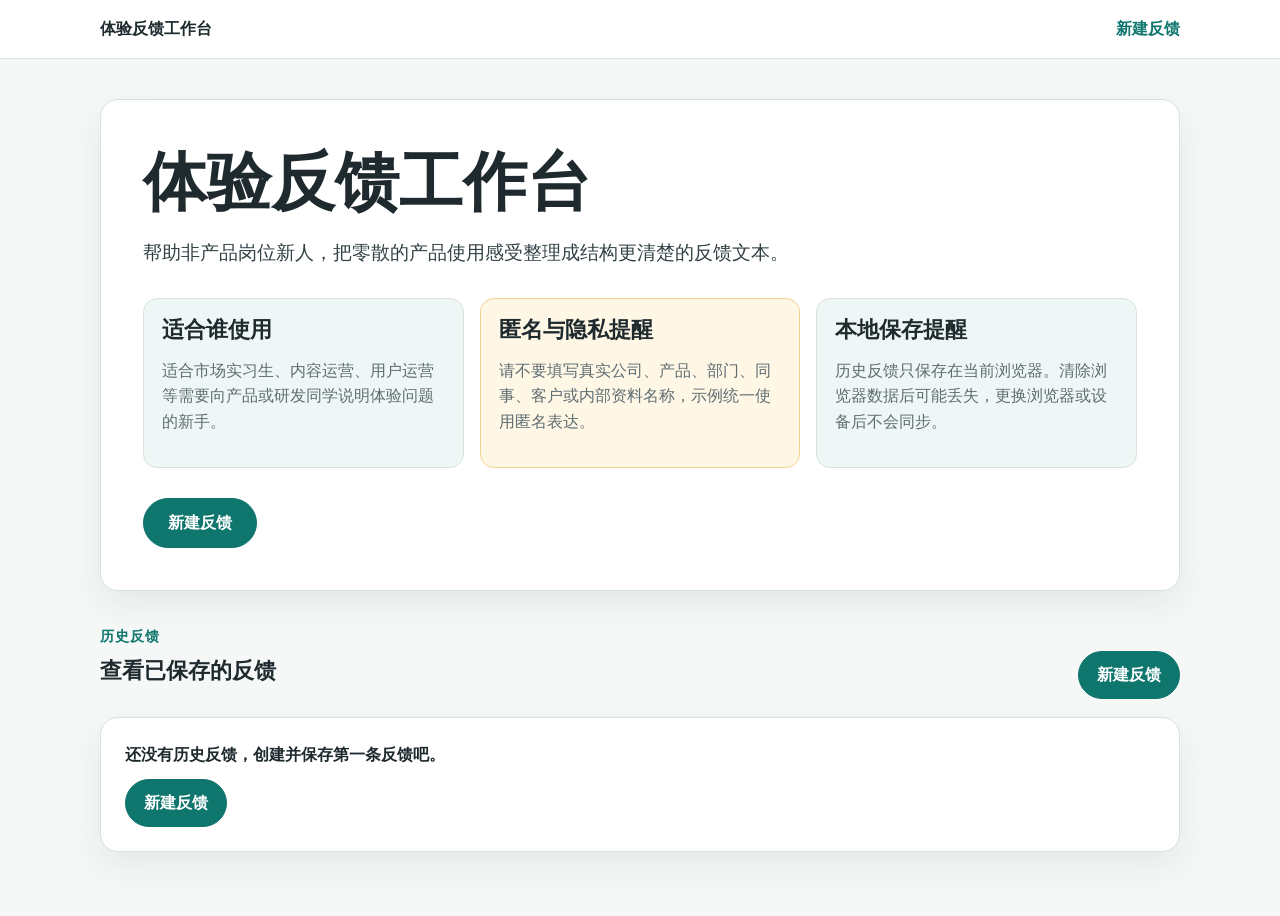
<file: index.html>
<!doctype html>
<html lang="zh-CN">
<head>
  <meta charset="utf-8">
  <meta name="viewport" content="width=device-width, initial-scale=1">
  <title>体验反馈工作台</title>
  <link rel="stylesheet" href="assets/css/styles.css">
  <script src="assets/js/completeness.js" defer></script>
  <script src="assets/js/history-storage.js" defer></script>
  <script src="assets/js/home.js" defer></script>
</head>
<body>
  <header class="site-header">
    <nav class="nav" aria-label="主导航">
      <a class="brand" href="index.html">体验反馈工作台</a>
      <a class="nav-link" href="feedback-form.html?new=1">新建反馈</a>
    </nav>
  </header>

  <main class="page-shell">
    <section class="hero card">
      <h1>体验反馈工作台</h1>
      <p class="lead">帮助非产品岗位新人，把零散的产品使用感受整理成结构更清楚的反馈文本。</p>
      <div class="notice-grid">
        <div class="notice">
          <h2>适合谁使用</h2>
          <p>适合市场实习生、内容运营、用户运营等需要向产品或研发同学说明体验问题的新手。</p>
        </div>
        <div class="notice warning">
          <h2>匿名与隐私提醒</h2>
          <p>请不要填写真实公司、产品、部门、同事、客户或内部资料名称，示例统一使用匿名表达。</p>
        </div>
        <div class="notice">
          <h2>本地保存提醒</h2>
          <p>历史反馈只保存在当前浏览器。清除浏览器数据后可能丢失，更换浏览器或设备后不会同步。</p>
        </div>
      </div>
      <a class="button primary large" href="feedback-form.html?new=1">新建反馈</a>
    </section>

    <section class="section-block" aria-labelledby="history-title">
      <div class="section-heading">
        <div>
          <p class="eyebrow">历史反馈</p>
          <h2 id="history-title">查看已保存的反馈</h2>
        </div>
        <a class="button primary" href="feedback-form.html?new=1">新建反馈</a>
      </div>

      <p class="page-status" data-page-status aria-live="polite" hidden></p>

      <div class="history-empty card" data-history-empty hidden>
        <p>还没有历史反馈，创建并保存第一条反馈吧。</p>
        <a class="button primary" href="feedback-form.html?new=1">新建反馈</a>
      </div>

      <div class="history-list" data-history-list></div>
    </section>
  </main>
</body>
</html>
</file>
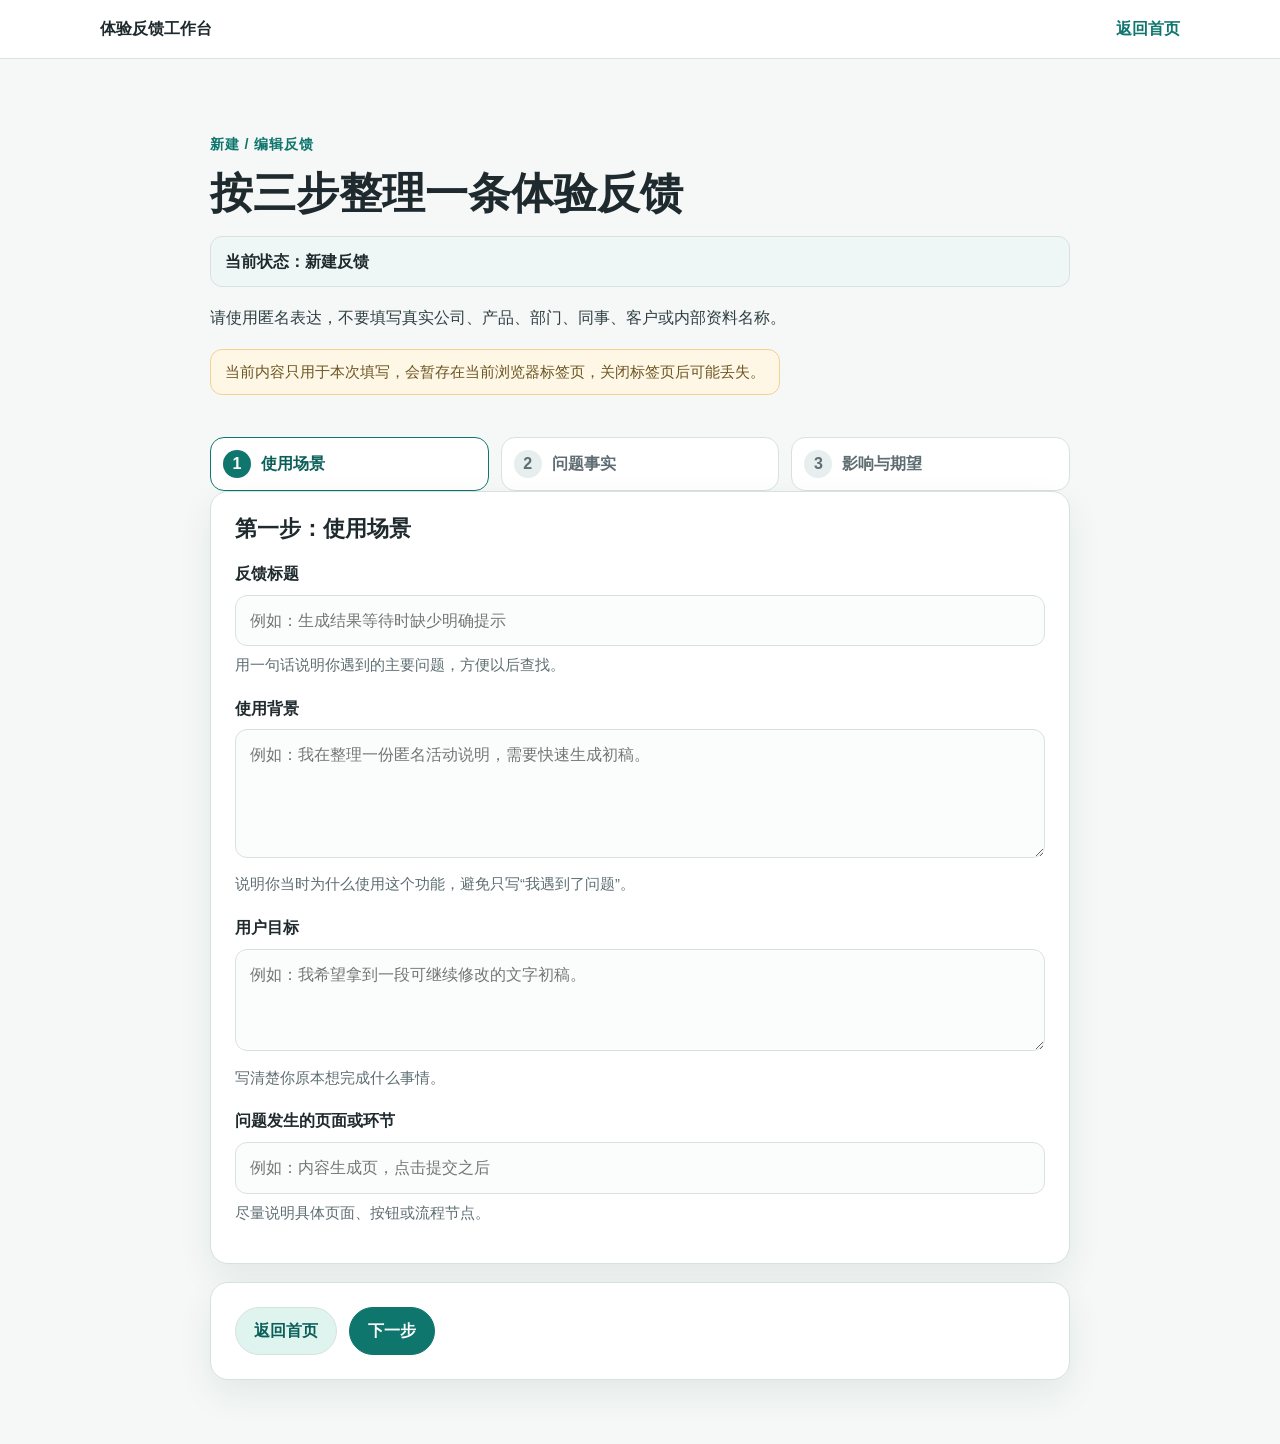
<file: feedback-form.html>
<!doctype html>
<html lang="zh-CN">
<head>
  <meta charset="utf-8">
  <meta name="viewport" content="width=device-width, initial-scale=1">
  <title>新建反馈 - 体验反馈工作台</title>
  <link rel="stylesheet" href="assets/css/styles.css">
  <script src="assets/js/form.js" defer></script>
</head>
<body>
  <header class="site-header">
    <nav class="nav" aria-label="主导航">
      <a class="brand" href="index.html">体验反馈工作台</a>
      <a class="nav-link" href="index.html">返回首页</a>
    </nav>
  </header>

  <main class="page-shell narrow">
    <section class="section-block compact-heading">
      <p class="eyebrow">新建 / 编辑反馈</p>
      <h1>按三步整理一条体验反馈</h1>
      <p class="mode-note" data-form-mode aria-live="polite">新建反馈</p>
      <p class="lead small">请使用匿名表达，不要填写真实公司、产品、部门、同事、客户或内部资料名称。</p>
      <p class="draft-note">当前内容只用于本次填写，会暂存在当前浏览器标签页，关闭标签页后可能丢失。</p>

      <ol class="stepper" aria-label="三步进度提示">
        <li class="active" aria-current="step" data-step-indicator="0"><span>1</span>使用场景</li>
        <li data-step-indicator="1"><span>2</span>问题事实</li>
        <li data-step-indicator="2"><span>3</span>影响与期望</li>
      </ol>
    </section>

    <form class="form-stack" action="preview.html" data-feedback-form>
      <section class="form-section card" aria-labelledby="step-one" data-step-panel="0">
        <h2 id="step-one" tabindex="-1">第一步：使用场景</h2>
        <div class="field">
          <label for="title">反馈标题</label>
          <input id="title" name="title" type="text" placeholder="例如：生成结果等待时缺少明确提示">
          <p class="hint">用一句话说明你遇到的主要问题，方便以后查找。</p>
        </div>
        <div class="field">
          <label for="usageBackground">使用背景</label>
          <textarea id="usageBackground" name="usageBackground" rows="4" placeholder="例如：我在整理一份匿名活动说明，需要快速生成初稿。"></textarea>
          <p class="hint">说明你当时为什么使用这个功能，避免只写“我遇到了问题”。</p>
        </div>
        <div class="field">
          <label for="userGoal">用户目标</label>
          <textarea id="userGoal" name="userGoal" rows="3" placeholder="例如：我希望拿到一段可继续修改的文字初稿。"></textarea>
          <p class="hint">写清楚你原本想完成什么事情。</p>
        </div>
        <div class="field">
          <label for="pageOrStep">问题发生的页面或环节</label>
          <input id="pageOrStep" name="pageOrStep" type="text" placeholder="例如：内容生成页，点击提交之后">
          <p class="hint">尽量说明具体页面、按钮或流程节点。</p>
        </div>
      </section>

      <section class="form-section card" aria-labelledby="step-two" data-step-panel="1" hidden>
        <h2 id="step-two" tabindex="-1">第二步：问题事实</h2>
        <div class="field">
          <div class="field-heading">
            <label>具体操作步骤</label>
            <button class="button secondary small-button" type="button" data-add-step>添加一步</button>
          </div>
          <div class="operation-steps" data-operation-steps></div>
          <p class="hint">按顺序写下你做了什么。本阶段只实现添加和删除，不检查步骤数量是否足够。</p>
        </div>
        <div class="field">
          <label for="actualResult">实际结果</label>
          <textarea id="actualResult" name="actualResult" rows="4" placeholder="例如：页面停留在加载状态，没有说明大约需要等待多久。"></textarea>
          <p class="hint">只描述你看到的结果，不急着下结论。</p>
        </div>
        <fieldset class="field radio-field">
          <legend>是否可以重复出现</legend>
          <label><input type="radio" name="canReproduce" value="可以重复出现"> 可以重复出现</label>
          <label><input type="radio" name="canReproduce" value="暂时不能重复出现"> 暂时不能重复出现</label>
          <label><input type="radio" name="canReproduce" value="还不确定"> 还不确定</label>
          <p class="hint">如果不确定，可以先选择“还不确定”。</p>
        </fieldset>
      </section>

      <section class="form-section card" aria-labelledby="step-three" data-step-panel="2" hidden>
        <h2 id="step-three" tabindex="-1">第三步：影响与期望</h2>
        <div class="field">
          <label for="expectedResult">预期结果</label>
          <textarea id="expectedResult" name="expectedResult" rows="3" placeholder="例如：希望页面能提示正在处理，并说明可以继续等待。"></textarea>
          <p class="hint">写清楚你原本期待页面如何回应。</p>
        </div>
        <div class="field">
          <label for="impact">造成的影响</label>
          <textarea id="impact" name="impact" rows="3" placeholder="例如：我不确定是否提交成功，重复点击可能造成重复请求。"></textarea>
          <p class="hint">说明这个问题如何影响你完成任务。</p>
        </div>
        <div class="field">
          <label for="temporaryWorkaround">临时解决方式 <span class="optional">选填</span></label>
          <textarea id="temporaryWorkaround" name="temporaryWorkaround" rows="3" placeholder="例如：我刷新页面后重新提交了一次。"></textarea>
          <p class="hint">如果你当时有临时办法，可以写在这里；没有也可以不填。</p>
        </div>
        <div class="field">
          <label for="proposedSolution">建议解决方案 <span class="optional">选填</span></label>
          <textarea id="proposedSolution" name="proposedSolution" rows="3" placeholder="例如：可以增加处理中提示和预计等待说明。"></textarea>
          <p class="hint">建议只是参考，重点仍然是先把事实说明清楚。</p>
        </div>
      </section>

      <div class="form-actions card">
        <button class="button secondary" type="button" data-prev-step>上一步</button>
        <button class="button primary" type="button" data-next-step>下一步</button>
      </div>
    </form>
  </main>
</body>
</html>
</file>
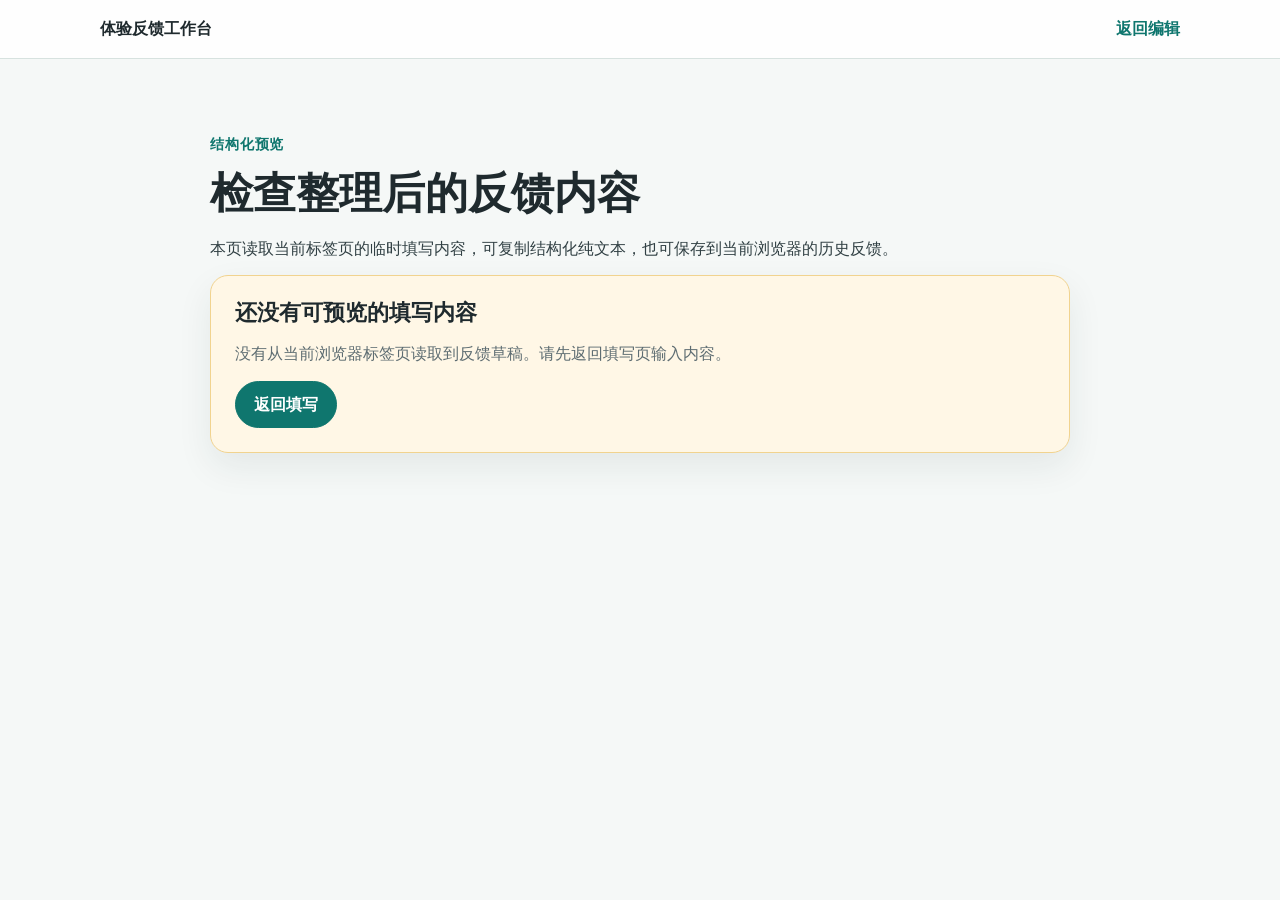
<file: preview.html>
<!doctype html>
<html lang="zh-CN">
<head>
  <meta charset="utf-8">
  <meta name="viewport" content="width=device-width, initial-scale=1">
  <title>检查与预览 - 体验反馈工作台</title>
  <link rel="stylesheet" href="assets/css/styles.css">
  <script src="assets/js/completeness.js" defer></script>
  <script src="assets/js/feedback-text.js" defer></script>
  <script src="assets/js/history-storage.js" defer></script>
  <script src="assets/js/preview.js" defer></script>
</head>
<body>
  <header class="site-header">
    <nav class="nav" aria-label="主导航">
      <a class="brand" href="index.html">体验反馈工作台</a>
      <a class="nav-link" href="feedback-form.html">返回编辑</a>
    </nav>
  </header>

  <main class="page-shell narrow">
    <section class="section-block compact-heading">
      <p class="eyebrow">结构化预览</p>
      <h1>检查整理后的反馈内容</h1>
      <p class="lead small">本页读取当前标签页的临时填写内容，可复制结构化纯文本，也可保存到当前浏览器的历史反馈。</p>
    </section>

    <section class="card alert" aria-labelledby="empty-title" data-empty-state hidden>
      <h2 id="empty-title">还没有可预览的填写内容</h2>
      <p>没有从当前浏览器标签页读取到反馈草稿。请先返回填写页输入内容。</p>
      <a class="button primary" href="feedback-form.html">返回填写</a>
    </section>

    <section class="card completeness-card" aria-labelledby="completeness-title" data-completeness-state hidden>
      <div class="card-topline">
        <span class="tag">完整度检查</span>
        <span data-completeness-level class="level-badge"></span>
      </div>
      <h2 id="completeness-title">信息完整度检查</h2>
      <div class="check-grid">
        <div>
          <h3>缺失字段</h3>
          <p data-missing-empty hidden>必填项已填写。</p>
          <ul data-missing-list></ul>
        </div>
        <div>
          <h3>温和补充建议</h3>
          <p data-suggestions-empty hidden>当前没有额外补充建议。</p>
          <ul data-suggestions-list></ul>
        </div>
      </div>
    </section>

    <section class="card preview-card" aria-labelledby="preview-title" data-preview-state hidden>
      <div class="card-topline">
        <span class="tag">结构化预览</span>
        <span>匿名反馈草稿</span>
      </div>
      <h2 id="preview-title"></h2>
      <dl class="preview-list" data-preview-list></dl>
    </section>

    <div class="form-actions card" data-preview-actions hidden>
      <a class="button secondary" href="feedback-form.html">返回编辑</a>
      <button class="button ghost" type="button" data-copy-plain-text>复制纯文本</button>
      <button class="button primary" type="button" data-save-history>保存到历史</button>
      <p class="copy-status" data-copy-status aria-live="polite" hidden></p>
      <p class="save-status" data-save-status aria-live="polite" hidden></p>
    </div>
  </main>
</body>
</html>
</file>
<file: assets/css/styles.css>
:root {
  --bg: #f5f8f7;
  --surface: #ffffff;
  --surface-soft: #eef7f5;
  --text: #1f2a2e;
  --muted: #5e6d72;
  --border: #d7e2df;
  --primary: #0f766e;
  --primary-dark: #0a5f59;
  --primary-soft: #dff3ef;
  --warning-bg: #fff7e6;
  --warning-border: #f1d38f;
  --shadow: 0 14px 35px rgba(24, 57, 54, 0.08);
  --radius: 18px;
}

* { box-sizing: border-box; }

body {
  margin: 0;
  font-family: -apple-system, BlinkMacSystemFont, "Segoe UI", "Microsoft YaHei", sans-serif;
  color: var(--text);
  background: var(--bg);
  line-height: 1.6;
}

a { color: var(--primary); }

a:focus-visible,
button:focus-visible,
input:focus-visible,
textarea:focus-visible {
  outline: 3px solid rgba(15, 118, 110, 0.35);
  outline-offset: 3px;
}

.site-header {
  position: sticky;
  top: 0;
  z-index: 10;
  border-bottom: 1px solid var(--border);
  background: rgba(255, 255, 255, 0.92);
}

.nav {
  display: flex;
  align-items: center;
  justify-content: space-between;
  max-width: 1120px;
  margin: 0 auto;
  padding: 16px 20px;
}

.brand {
  color: var(--text);
  font-weight: 800;
  text-decoration: none;
}

.nav-link,
.text-link {
  font-weight: 700;
  text-decoration: none;
}

.page-shell {
  max-width: 1120px;
  margin: 0 auto;
  padding: 40px 20px 64px;
}

.page-shell.narrow { max-width: 900px; }

.card {
  border: 1px solid var(--border);
  border-radius: var(--radius);
  background: var(--surface);
  box-shadow: var(--shadow);
}

.hero { padding: 42px; }

.eyebrow {
  margin: 0 0 10px;
  color: var(--primary);
  font-size: 0.9rem;
  font-weight: 800;
  letter-spacing: 0.06em;
}

h1, h2, h3 { line-height: 1.25; }
h1 { margin: 0 0 16px; font-size: clamp(2rem, 6vw, 4rem); }
h2 { margin: 0 0 14px; font-size: 1.35rem; }
h3 { margin: 12px 0 10px; font-size: 1.1rem; }
p { margin: 0 0 14px; color: var(--muted); }

.lead { max-width: 760px; font-size: 1.18rem; color: #314044; }
.lead.small { font-size: 1rem; }

.notice-grid {
  display: grid;
  grid-template-columns: repeat(3, minmax(0, 1fr));
  gap: 16px;
  margin: 30px 0;
}

.notice {
  padding: 18px;
  border: 1px solid var(--border);
  border-radius: 14px;
  background: var(--surface-soft);
}

.notice.warning,
.alert {
  border-color: var(--warning-border);
  background: var(--warning-bg);
}

.complete {
  border-color: #9ccfc8;
  background: #eaf7f5;
}

.section-block { margin-top: 34px; }

.section-heading {
  display: flex;
  gap: 24px;
  align-items: end;
  justify-content: space-between;
  margin-bottom: 18px;
}

.history-list,
.form-stack {
  display: grid;
  gap: 18px;
}

.feedback-card,
.form-section,
.alert,
.complete,
.suggestion,
.preview-card,
.form-actions { padding: 24px; }

.card-topline {
  display: flex;
  flex-wrap: wrap;
  gap: 10px;
  align-items: center;
  justify-content: space-between;
  color: var(--muted);
  font-size: 0.92rem;
}

.tag {
  display: inline-flex;
  padding: 4px 10px;
  border-radius: 999px;
  color: var(--primary-dark);
  background: var(--primary-soft);
  font-weight: 800;
}

.card-actions,
.form-actions {
  display: flex;
  flex-wrap: wrap;
  gap: 12px;
  align-items: center;
}

.button {
  display: inline-flex;
  min-height: 42px;
  align-items: center;
  justify-content: center;
  padding: 10px 18px;
  border: 1px solid var(--border);
  border-radius: 999px;
  background: var(--surface);
  color: var(--text);
  font: inherit;
  font-weight: 800;
  text-decoration: none;
  cursor: pointer;
}

.button.primary {
  border-color: var(--primary);
  background: var(--primary);
  color: #ffffff;
}

.button.primary:hover { background: var(--primary-dark); }
.button.secondary { background: var(--primary-soft); color: var(--primary-dark); }
.button.ghost { background: transparent; }
.button.large { min-height: 50px; padding-inline: 24px; }

.stepper {
  display: grid;
  grid-template-columns: repeat(3, 1fr);
  gap: 12px;
  padding: 0;
  margin: 28px 0 0;
  list-style: none;
}

.stepper li {
  display: flex;
  gap: 10px;
  align-items: center;
  padding: 12px;
  border: 1px solid var(--border);
  border-radius: 14px;
  background: var(--surface);
  color: var(--muted);
  font-weight: 800;
}

.stepper span {
  display: inline-grid;
  width: 28px;
  height: 28px;
  place-items: center;
  border-radius: 50%;
  background: #e6eeee;
}

.stepper .active { color: var(--primary-dark); border-color: var(--primary); }
.stepper .active span { background: var(--primary); color: #ffffff; }

.field { margin-top: 18px; }
label,
legend {
  display: block;
  margin-bottom: 8px;
  font-weight: 800;
}

input[type="text"],
textarea {
  width: 100%;
  border: 1px solid var(--border);
  border-radius: 12px;
  padding: 12px 14px;
  color: var(--text);
  background: #fbfdfc;
  font: inherit;
}

textarea { resize: vertical; }

.hint { margin-top: 8px; font-size: 0.92rem; }
.optional { color: var(--muted); font-weight: 600; }

.radio-field {
  padding: 0;
  border: 0;
}

.radio-field label {
  display: flex;
  gap: 8px;
  align-items: center;
  margin: 8px 0;
  font-weight: 600;
}

.suggestion { background: var(--surface-soft); }
.alert ul,
.suggestion ul { margin-bottom: 0; }

.preview-list {
  display: grid;
  grid-template-columns: 180px 1fr;
  gap: 12px 18px;
  margin: 18px 0 0;
}

.preview-list dt { font-weight: 800; color: var(--primary-dark); }
.preview-list dd { margin: 0; color: var(--text); }

@media (max-width: 760px) {
  .page-shell { padding: 24px 14px 44px; }
  .hero,
  .feedback-card,
  .form-section,
  .alert,
  .complete,
  .suggestion,
  .preview-card,
  .form-actions { padding: 20px; }
  .notice-grid,
  .stepper { grid-template-columns: 1fr; }
  .section-heading { display: block; }
  .preview-list { grid-template-columns: 1fr; }
}

.compact-heading h1 {
  font-size: clamp(1.8rem, 4vw, 2.7rem);
}

.draft-note {
  display: inline-block;
  margin-top: 4px;
  padding: 10px 14px;
  border: 1px solid var(--warning-border);
  border-radius: 12px;
  background: var(--warning-bg);
  color: #6b5622;
  font-size: 0.95rem;
}

[hidden] {
  display: none !important;
}

.field-heading {
  display: flex;
  gap: 12px;
  align-items: center;
  justify-content: space-between;
}

.small-button {
  min-height: 34px;
  padding: 6px 12px;
  font-size: 0.92rem;
}

.operation-steps {
  display: grid;
  gap: 12px;
}

.operation-step-row {
  display: grid;
  grid-template-columns: 76px minmax(0, 1fr) auto;
  gap: 10px;
  align-items: center;
}

.operation-step-row label {
  margin: 0;
  color: var(--primary-dark);
}

.button:disabled,
.button[disabled] {
  opacity: 0.55;
  cursor: not-allowed;
}

.preview-list ol {
  margin: 0;
  padding-left: 1.4rem;
}

@media (max-width: 760px) {
  .compact-heading h1 { font-size: clamp(1.7rem, 8vw, 2.25rem); }
  .stepper {
    gap: 8px;
  }
  .stepper li {
    padding: 10px;
  }
  .operation-step-row {
    grid-template-columns: 1fr;
    align-items: stretch;
  }
  .field-heading {
    align-items: flex-start;
    flex-direction: column;
  }
}

.completeness-card {
  padding: 24px;
  margin-bottom: 18px;
}

.level-badge {
  display: inline-flex;
  padding: 6px 12px;
  border: 1px solid var(--border);
  border-radius: 999px;
  font-weight: 800;
}

.level-missing {
  border-color: #e7b8a4;
  background: #fff0ea;
  color: #7a3f2a;
}

.level-suggest {
  border-color: var(--warning-border);
  background: var(--warning-bg);
  color: #6b5622;
}

.level-complete {
  border-color: #9ccfc8;
  background: #eaf7f5;
  color: var(--primary-dark);
}

.check-grid {
  display: grid;
  grid-template-columns: repeat(2, minmax(0, 1fr));
  gap: 18px;
  margin-top: 18px;
}

.check-grid ul {
  margin: 0;
  padding-left: 1.3rem;
}

@media (max-width: 760px) {
  .completeness-card { padding: 20px; }
  .check-grid { grid-template-columns: 1fr; }
}

.copy-status {
  flex-basis: 100%;
  margin: 4px 0 0;
  padding: 10px 14px;
  border: 1px solid var(--border);
  border-radius: 12px;
  font-weight: 700;
}

.copy-status.success {
  border-color: #9ccfc8;
  background: #eaf7f5;
  color: var(--primary-dark);
}

.copy-status.error {
  border-color: #e7b8a4;
  background: #fff0ea;
  color: #7a3f2a;
}

@media (max-width: 760px) {
  .form-actions .button,
  .copy-status {
    width: 100%;
  }
}

.history-empty {
  display: grid;
  gap: 12px;
  justify-items: start;
  padding: 24px;
}

.history-empty p {
  margin: 0;
  color: var(--text);
  font-weight: 700;
}

.save-status {
  flex-basis: 100%;
  margin: 4px 0 0;
  padding: 10px 14px;
  border: 1px solid var(--border);
  border-radius: 12px;
  font-weight: 700;
}

.save-status.success {
  border-color: #9ccfc8;
  background: #eaf7f5;
  color: var(--primary-dark);
}

.save-status.error {
  border-color: #e7b8a4;
  background: #fff0ea;
  color: #7a3f2a;
}

.feedback-card p {
  overflow-wrap: anywhere;
}

@media (max-width: 760px) {
  .history-empty,
  .save-status {
    width: 100%;
  }
}

.page-status,
.mode-note {
  margin: 0 0 18px;
  padding: 12px 14px;
  border: 1px solid var(--border);
  border-radius: 12px;
  background: var(--surface-soft);
  color: var(--text);
  font-weight: 700;
}

.page-status.success {
  border-color: #9ccfc8;
  background: #eaf7f5;
  color: #0a5f59;
}

.page-status.error {
  border-color: #e7b8ad;
  background: #fff1ee;
  color: #8a3c2f;
}

.button.danger {
  border-color: #e7b8ad;
  background: #fff8f6;
  color: #8a3c2f;
}

.button.danger:hover {
  background: #fff1ee;
}

.card-actions .button {
  min-width: 88px;
}

@media (max-width: 760px) {
  .card-actions .button {
    flex: 1 1 120px;
  }
}
</file>
